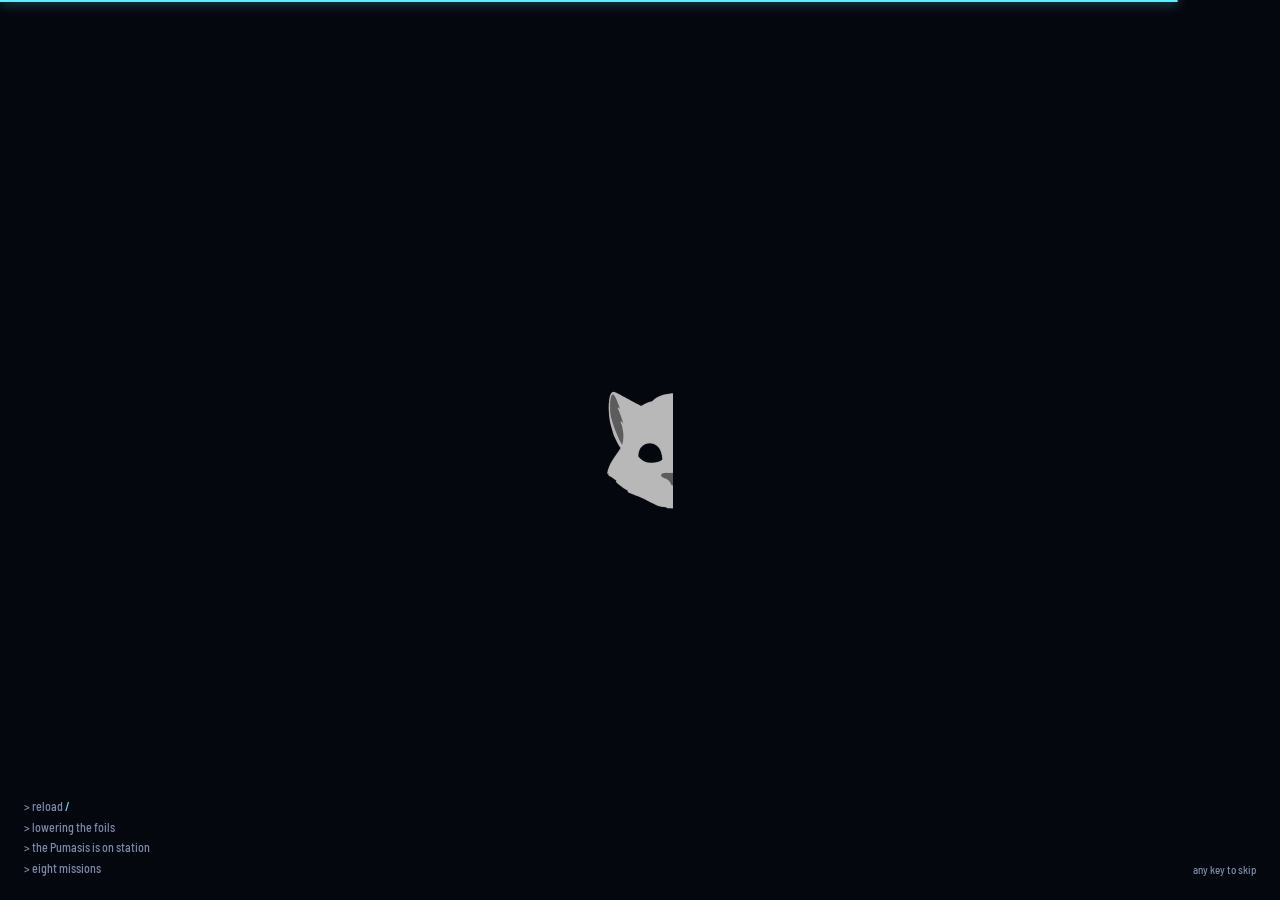
<file: index.html>
<!DOCTYPE html>
<!-- Copyright 2026 Matthew "Shan" Romanek. All rights reserved. -->
<html lang="en" dir="ltr">
<head>
<meta charset="UTF-8">
<meta name="viewport" content="width=device-width, initial-scale=1.0, viewport-fit=cover">
<title>PDF Pumasis</title>
<meta name="description" content="Command a Pumacity Defense Force hydrofoil against the Wolf Empire's navy: 76mm gun, Harpoons, chaff and eight missions off Pumacity's coast. A remake of PHM Pegasus, the 1987 Commodore 64 classic.">
<meta name="theme-color" content="#05070f">
<meta name="color-scheme" content="dark">
<meta name="referrer" content="no-referrer">
<meta property="og:title" content="PDF Pumasis">
<meta property="og:description" content="Command a Pumacity Defense Force hydrofoil against the Wolf Empire's navy: 76mm gun, Harpoons, chaff and eight missions off Pumacity's coast. A remake of PHM Pegasus, the 1987 Commodore 64 classic.">
<meta property="og:type" content="website">
<meta property="og:image" content="https://greykit.com/games/pdfpumasis/og.png">
<meta property="og:image:width" content="1200">
<meta property="og:image:height" content="630">
<meta property="og:image:alt" content="PDF Pumasis: a hydrofoil up on her foils at dusk, a Wolf missile boat in her sights.">
<meta property="og:url" content="https://greykit.com/games/pdfpumasis/">
<meta name="twitter:card" content="summary_large_image">
<meta name="twitter:title" content="PDF Pumasis">
<meta name="twitter:description" content="Command a Pumacity Defense Force hydrofoil against the Wolf Empire's navy: a remake of PHM Pegasus, the 1987 Commodore 64 classic.">
<meta name="twitter:image" content="https://greykit.com/games/pdfpumasis/og.png">
<meta name="twitter:image:alt" content="PDF Pumasis: a hydrofoil up on her foils at dusk, a Wolf missile boat in her sights.">
<link rel="manifest" href="manifest.webmanifest">
<link rel="apple-touch-icon" href="apple-touch-icon.png">
<link rel="icon" type="image/svg+xml" href="icon.svg">
<link rel="icon" type="image/png" sizes="32x32" href="favicon-32x32.png">
<link rel="icon" type="image/png" sizes="16x16" href="favicon-16x16.png">
<link rel="icon" href="favicon.ico" sizes="16x16 32x32 48x48">
<link rel="stylesheet" href="css/gk-tokens.css?v=7c37e1f9">
<link rel="stylesheet" href="css/pdfpumasis.css?v=6d860857">
</head>
<body>
<div id="game" hidden>
  <div id="stage"><canvas id="screen" width="640" height="360" aria-label="PDF Pumasis: the bridge"></canvas></div>
  <div id="hud"></div>
  <div id="corner">
    <button id="pausebtn" aria-label="Pause" title="Pause (P)"><svg viewBox="0 0 16 16" width="16" height="16" aria-hidden="true"><rect x="4" y="3" width="3" height="10" fill="currentColor"/><rect x="9" y="3" width="3" height="10" fill="currentColor"/></svg></button>
    <button id="helpbtn" aria-label="Help and keys" title="Help and keys (?)"><svg viewBox="0 0 16 16" width="16" height="16" aria-hidden="true"><path d="M5.6 5.8a2.5 2.5 0 1 1 3.4 2.3c-.7.3-1 .8-1 1.5v.6" fill="none" stroke="currentColor" stroke-width="1.6" stroke-linecap="round"/><rect x="7.2" y="11.4" width="1.6" height="1.6" fill="currentColor"/></svg></button>
    <button id="snd" aria-label="Sound" aria-pressed="true" title="Sound (M)"><svg viewBox="0 0 16 16" width="16" height="16" aria-hidden="true"><path d="M2 6h3l4-3v10l-4-3H2z" fill="currentColor"/><path class="on" d="M11 5.5c1.2 1.4 1.2 3.6 0 5M12.8 3.8c2.1 2.4 2.1 6 0 8.4" stroke="currentColor" stroke-width="1.4" fill="none"/><path class="off" d="M11 5.5l4 5M15 5.5l-4 5" stroke="currentColor" stroke-width="1.4"/></svg></button>
  </div>
  <div id="live" class="sr" aria-live="polite"></div>
  <div id="alert" class="sr" aria-live="assertive"></div>
</div>
<div id="title" hidden></div>
<div id="small" role="dialog" aria-labelledby="small-h">
  <img class="px" src="icon.svg" width="96" height="96" alt="">
  <h1 id="small-h">PDF Pumasis is built for a desktop</h1>
  <p>A bridge, a radar and a 76mm gun need a keyboard, or a gamepad, and a bigger screen than this. Come back on a computer.</p>
  <p class="gk-credit">Built by <a href="https://greykit.com/" target="_blank" rel="noopener">greykit.com</a></p>
</div>
<script src="js/gk-title.js?v=6080c669"></script>
<script src="js/util.js?v=c2282303"></script>
<script src="js/engine/const.js?v=74290f40"></script>
<script src="js/engine/coast.js?v=3437e3a6"></script>
<script src="js/engine/boats.js?v=179adc08"></script>
<script src="js/engine/weapons.js?v=2a796ad7"></script>
<script src="js/engine/ai.js?v=d08176c9"></script>
<script src="js/engine/missions.js?v=e7b21b9f"></script>
<script src="js/engine/world.js?v=cd344bc8"></script>
<script src="js/engine/bot.js?v=c4229112"></script>
<script src="js/art/kit.js?v=ac0df10c"></script>
<script src="js/art/model.js?v=0aaba46c"></script>
<script src="js/art/ships.js?v=54efe2ec"></script>
<script src="js/art/puma.js?v=e49c2064"></script>
<script src="js/art/fx.js?v=be1ec82f"></script>
<script src="js/art/view.js?v=e52ef9fa"></script>
<script src="js/art/panel.js?v=18ec40bc"></script>
<script src="js/art/opsmap.js?v=2e61e02f"></script>
<script src="js/store.js?v=ad8e29bf"></script>
<script src="js/input.js?v=c79f5493"></script>
<script src="js/sfx.js?v=800725e0"></script>
<script src="js/render.js?v=b394d081"></script>
<script src="js/hud.js?v=f32b1e79"></script>
<script src="js/screens.js?v=3dea5a86"></script>
<script src="js/main.js?v=1ad2b5ce"></script>
</body>
</html>
</file>
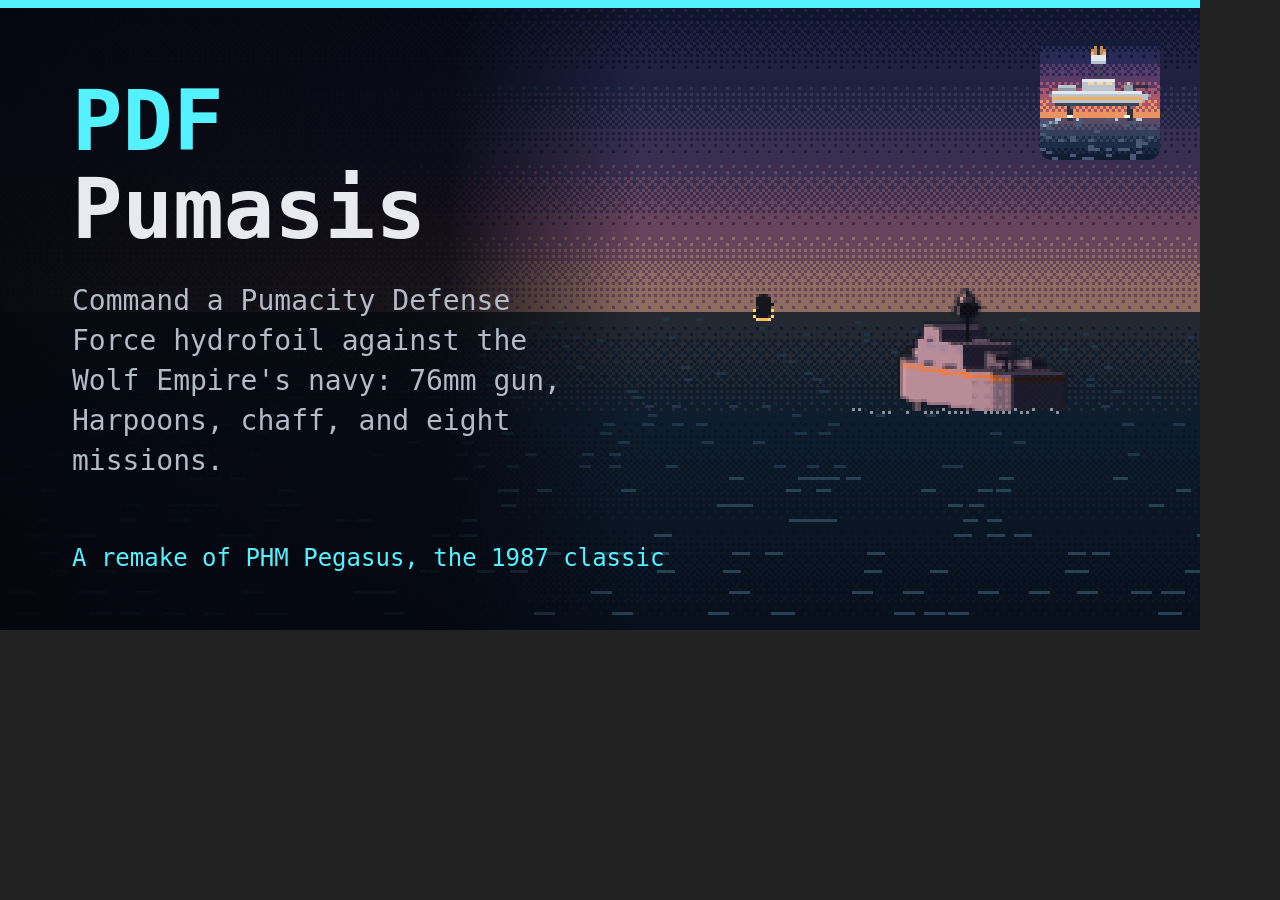
<file: tools/og.html>
<!DOCTYPE html>
<html lang="en">
<head>
<meta charset="UTF-8">
<title>og.png</title>
<!-- The share card (og.png, 1200x630), laid out as the family's are (a cyan
     rule, the wordmark with "PDF" in cyan, the description, a tagline, the
     icon top right) beside a view drawn by the game's own renderer: the
     Pumasis up on her foils at dusk, a Wolf boat burning ahead of her.
     Serve the repo over http, open tools/og.html, and save the canvas
     (window.ogPNG() is its data URL), or screenshot it headless at 1200x630:
       msedge --headless --hide-scrollbars --window-size=1200,630
              --screenshot=og.png http://127.0.0.1:8770/tools/og.html
     Not deployed. -->
<style>body{margin:0;background:#222;overflow:hidden}canvas{display:block}</style>
</head>
<body>
<canvas id="og" width="1200" height="630"></canvas>
<script>
const SRC = ["../js/util.js", "../js/engine/const.js", "../js/engine/coast.js", "../js/engine/boats.js", "../js/engine/weapons.js", "../js/engine/ai.js", "../js/engine/missions.js", "../js/engine/world.js",
  "../js/art/kit.js", "../js/art/model.js", "../js/art/ships.js", "../js/art/fx.js", "../js/art/view.js"];
(function next(i) { if (i === SRC.length) return main(); const e = document.createElement("script"); e.src = SRC[i] + "?t=" + Date.now(); e.onload = () => next(i + 1); document.head.appendChild(e); })(0);
</script>
<script>
function main() {
"use strict";
(() => {
  const K = PD.K, E = PD.Engine, V = PD.View, FX = PD.FX;
  PD.Render = { splashes: [] };
  const S = E.newMission(2, { seed: 11 });
  S.t = S.t0 = 18.45 * 3600;
  const m = S.me;
  Object.assign(m, { foil: "foil", spd: 44, hdg: 0.4, x: 80, y: 95 });
  /* a Wolf boat ahead, hit and burning */
  const foe = S.u.find(u => u.side === "wolf");
  Object.assign(foe, { x: m.x + PD.hx(m.hdg + 0.24) * 2.2, y: m.y + PD.hy(m.hdg + 0.24) * 2.2, hdg: 2.4, spd: 20 });
  S.u = [foe];
  FX.boom(foe.x, foe.y, 1); for (const p of FX.items) p.t = p.life * 0.3;
  for (let i = 0; i < 8; i++) FX.add({ k: "smoke", x: foe.x + (Math.random() - 0.5) * 0.01, y: foe.y, z: 8 + i * 6, r: 6 + i * 2, grow: 0, vz: 0, life: 99, dark: 0.9 });
  PD.ShipArt.budget = 99;
  const W = 400, H = 210, sc = K.mk(W, H), g0 = sc.getContext("2d");
  const back = 0.07, side = -0.42, ex = m.x - PD.hx(m.hdg) * back + PD.hx(m.hdg + Math.PI / 2) * back * side, ey = m.y - PD.hy(m.hdg) * back + PD.hy(m.hdg + Math.PI / 2) * back * side;
  V.draw(g0, { x: ex, y: ey, eyeH: 11, brg: m.hdg + 0.12, fov: 50 * PD.DEG, W, top: 0, bot: H, hz: 104, t: S.t, S, own: null, ownShip: m, now: 4000, aids: {} });
  const cv = document.getElementById("og"), g = cv.getContext("2d");
  g.imageSmoothingEnabled = false;
  g.drawImage(sc, 0, 0, 1200, 630);
  const sh = g.createLinearGradient(0, 0, 640, 0);
  sh.addColorStop(0, "rgba(5,7,15,.96)"); sh.addColorStop(0.7, "rgba(5,7,15,.86)"); sh.addColorStop(1, "rgba(5,7,15,0)");
  g.fillStyle = sh; g.fillRect(0, 0, 640, 630);
  g.fillStyle = "#54f2ff"; g.fillRect(0, 0, 1200, 8);
  const mono = 'Menlo, Consolas, "DejaVu Sans Mono", "Courier New", monospace';
  g.textBaseline = "alphabetic";
  g.font = `bold 84px ${mono}`;
  g.fillStyle = "#54f2ff"; g.fillText("PDF", 72, 150);
  g.fillStyle = "#e9e9f2"; g.fillText("Pumasis", 72, 238);
  g.font = `28px ${mono}`; g.fillStyle = "#b4bac6";
  const words = "Command a Pumacity Defense Force hydrofoil against the Wolf Empire's navy: 76mm gun, Harpoons, chaff, and eight missions.".split(" "), lines = [""];
  for (const w of words) { const t = lines[lines.length - 1] ? lines[lines.length - 1] + " " + w : w; if (g.measureText(t).width > 500) lines.push(w); else lines[lines.length - 1] = t; }
  lines.forEach((l, i) => g.fillText(l, 72, 310 + i * 40));
  g.font = `24px ${mono}`; g.fillStyle = "#54f2ff";
  g.fillText("A remake of PHM Pegasus, the 1987 classic", 72, 566);
  const img = new Image();
  img.onload = () => { g.drawImage(img, 1040, 40, 120, 120); window.ogReady = true; document.title = "ready"; };
  img.src = "../icon.svg?" + Date.now();
  window.ogPNG = () => cv.toDataURL("image/png");
})();
}
</script>
</body>
</html>
</file>
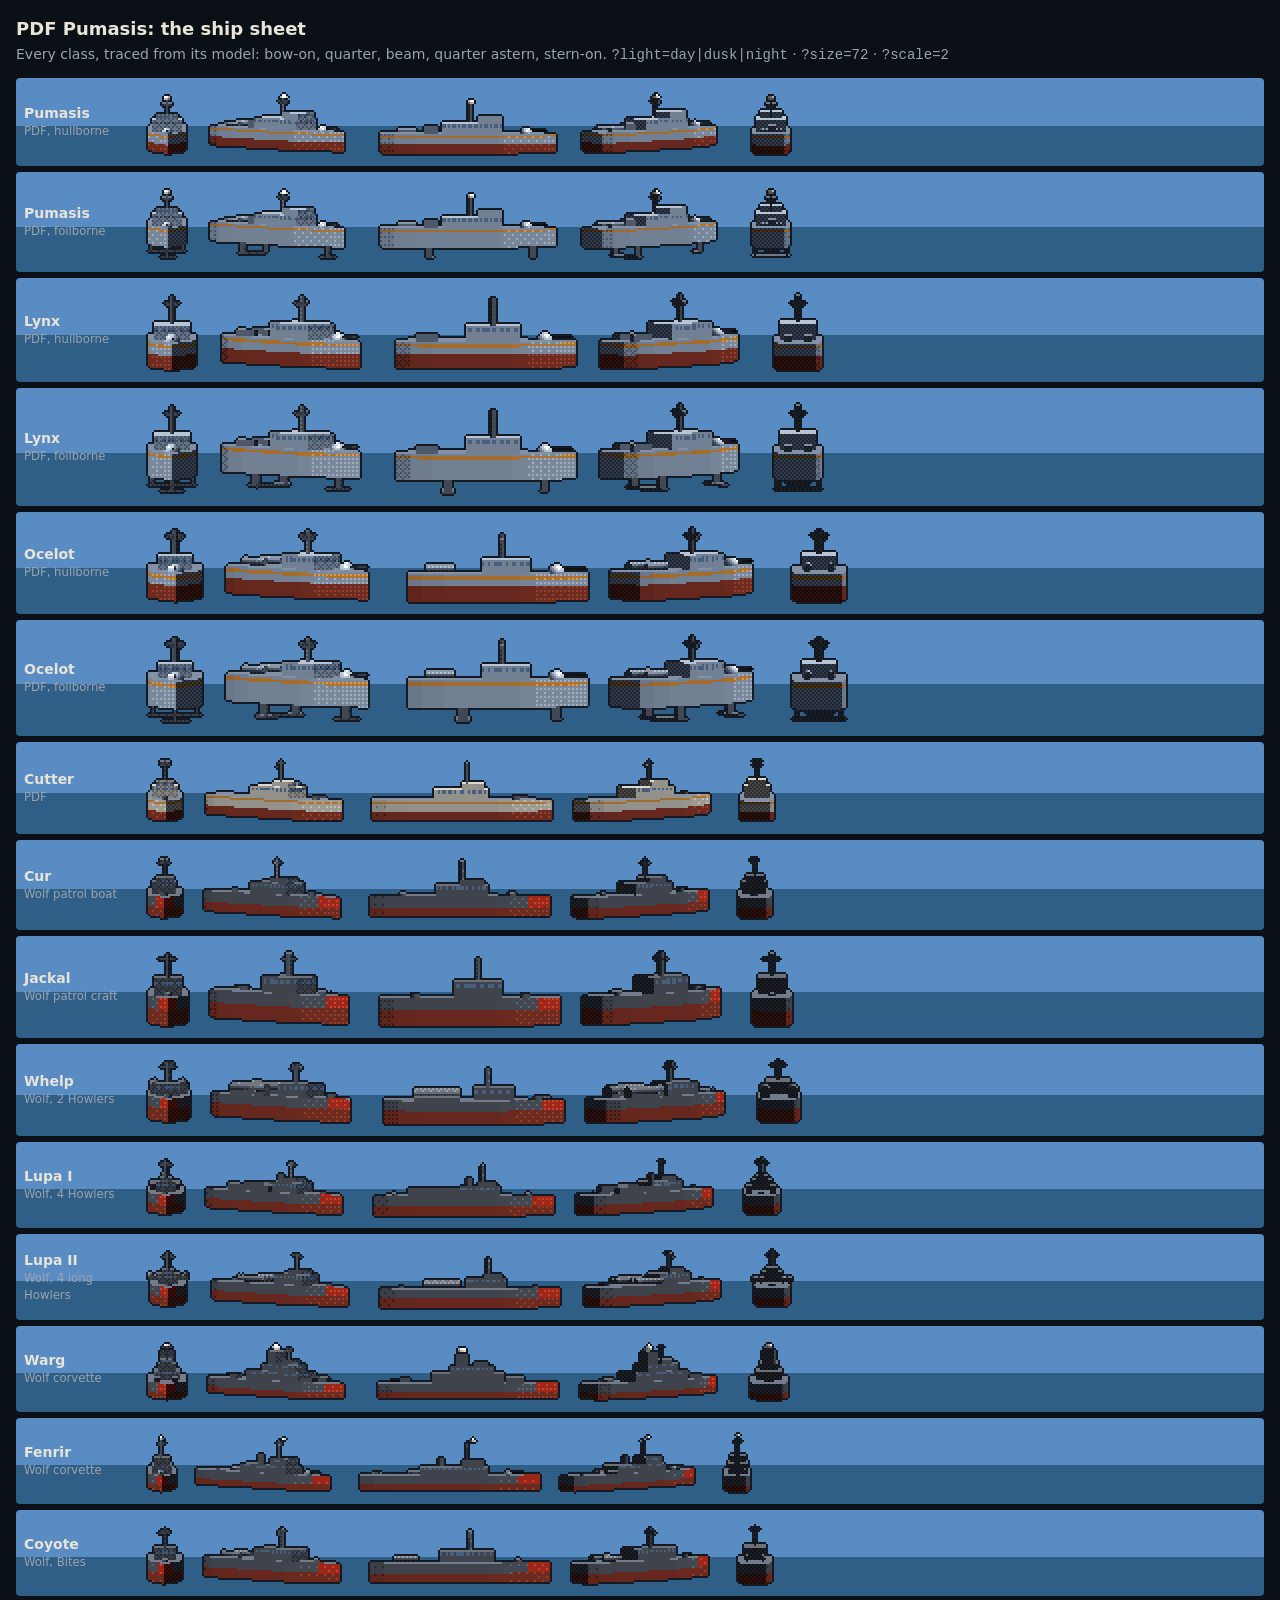
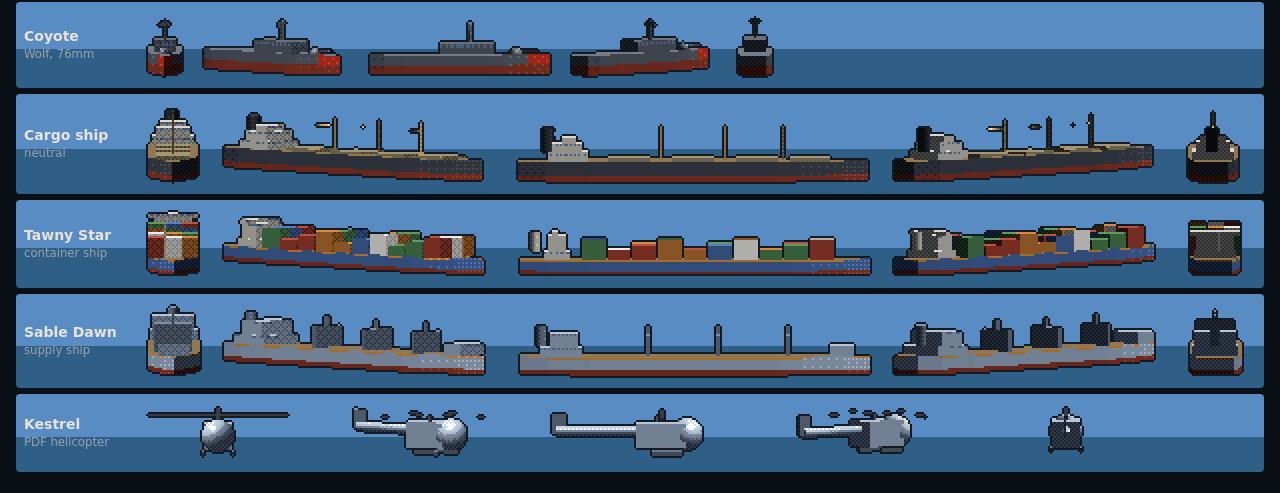
<file: tools/preview.html>
<!DOCTYPE html>
<html lang="en">
<head>
<meta charset="UTF-8">
<title>PDF Pumasis: the ship sheet</title>
<meta name="color-scheme" content="dark">
<style>
  body { margin: 0; background: #0b1017; color: #e9e4d8; font: 14px/1.4 "Segoe UI", system-ui, sans-serif; padding: 16px; }
  h1 { font-size: 18px; margin: 0 0 4px; } p { margin: 0 0 12px; color: #9aa3ad; }
  .row { display: flex; align-items: flex-end; gap: 10px; margin: 0 0 6px; padding: 8px; background: linear-gradient(#5a8cc4 0 55%, #2f5f86 55%); border-radius: 4px; flex-wrap: wrap; }
  .row.dusk { background: linear-gradient(#5a3a66 0 55%, #1f3448 55%); } .row.night { background: linear-gradient(#0a1228 0 55%, #08131f 55%); }
  .name { width: 110px; flex: none; align-self: center; font-weight: 600; } .name small { display: block; color: #9aa3ad; font-weight: 400; }
  canvas { image-rendering: pixelated; }
</style>
</head>
<body>
<h1>PDF Pumasis: the ship sheet</h1>
<p>Every class, traced from its model: bow-on, quarter, beam, quarter astern, stern-on. <code>?light=day|dusk|night</code> · <code>?size=72</code> · <code>?scale=2</code></p>
<div id="out"></div>
<script src="../js/util.js"></script>
<script src="../js/engine/const.js"></script>
<script src="../js/art/kit.js"></script>
<script src="../js/art/model.js"></script>
<script src="../js/art/ships.js"></script>
<script>
  const q = new URLSearchParams(location.search), light = q.get("light") || "day", size = +(q.get("size") || 90), scale = +(q.get("scale") || 2);
  const A = PD.ShipArt, out = document.getElementById("out");
  const LIST = [["pumasis", "Pumasis", "PDF, hullborne"], ["pumasis+", "Pumasis", "PDF, foilborne"], ["lynx", "Lynx", "PDF, hullborne"], ["lynx+", "Lynx", "PDF, foilborne"], ["ocelot", "Ocelot", "PDF, hullborne"], ["ocelot+", "Ocelot", "PDF, foilborne"],
    ["patrol", "Cutter", "PDF"], ["cur", "Cur", "Wolf patrol boat"], ["jackal", "Jackal", "Wolf patrol craft"], ["whelp", "Whelp", "Wolf, 2 Howlers"], ["lupa1", "Lupa I", "Wolf, 4 Howlers"], ["lupa2", "Lupa II", "Wolf, 4 long Howlers"],
    ["warg", "Warg", "Wolf corvette"], ["fenrir", "Fenrir", "Wolf corvette"], ["coyoteA", "Coyote", "Wolf, Bites"], ["coyoteB", "Coyote", "Wolf, 76mm"], ["cargo", "Cargo ship", "neutral"], ["star", "Tawny Star", "container ship"], ["supply", "Sable Dawn", "supply ship"], ["helo", "Kestrel", "PDF helicopter"]];
  let i = 0;
  function next() {
    if (i >= LIST.length) return;
    const [cls, n, note] = LIST[i++], row = document.createElement("div");
    row.className = "row " + light;
    row.innerHTML = `<div class="name">${n}<small>${note}</small></div>`;
    const big = ["cargo", "star", "supply"].includes(cls) ? size * 1.8 : size;
    for (const bin of [0, 4, 8, 12, 16]) {
      const c = A.sprite(cls, bin, A.sizeFor(big), light), o = document.createElement("canvas");
      o.width = c.width * scale; o.height = c.height * scale;
      const g = o.getContext("2d"); g.imageSmoothingEnabled = false; g.drawImage(c, 0, 0, o.width, o.height);
      row.appendChild(o);
    }
    out.appendChild(row);
    setTimeout(next, 0);
  }
  next();
</script>
</body>
</html>
</file>
<file: css/gk-tokens.css>
/* @gk-tokens-begin v0.1 -- greykit.games canon (games-meta STANDARD.md §4): the Tactical palette, PumaRally's (editor/render/palette.js). The copy of record is games-meta's canon/gk-tokens.css. */
:root{--bg:#05070f;--panel:#0a0e1a;--panel2:#0d1424;--line:#1b2540;--lit:#47609c;
  --text:#dbe4fb;--ink:#8b96b8;--dim:#7d8aa8;--accent:#54f2ff;--warn:#ffb000;--danger:#ff5266;
  --good:#4ade6a;--violet:#b47dff;--steel:#94a0c4;--blue:#4c8dff}
/* @gk-tokens-end */
</file>
<file: css/pdfpumasis.css>
/* PDF Pumasis -- the page around the play screen, and every screen with
 * words on it: flat dark panels over the sea, hairline edges, warm
 * off-white words in a condensed sans, the keys and the readings in it too
 * (tabular figures; only the clock is in the pixel face, which merges T and
 * the up arrow, S and 5, O and 0, so it never sets a key or a letter),
 * brass for what is ready and chosen, sonar green for good news, amber for
 * a warning, red-orange for danger. Where a control can be chosen as well as
 * focused, the focus is an off-white ring and only "chosen" is brass. The
 * stations themselves are pixel art (js/art/), and the port's papers are cut
 * from the same steel as the console: painted plate, a lip along the top,
 * rivets at the corners, lamps for what is on. The canon palette
 * (css/gk-tokens.css) still comes first, for the greykit.games boot; nothing
 * here gives a canon name another value (games-meta STANDARD.md §4). A
 * desktop game: small screens get a note. */
@font-face { font-family: "Barlow Semi Condensed"; font-weight: 500; font-display: swap; src: url(../fonts/barlow-semi-condensed-500.woff2) format("woff2"); }
@font-face { font-family: "Barlow Semi Condensed"; font-weight: 600; font-display: swap; src: url(../fonts/barlow-semi-condensed-600.woff2) format("woff2"); }
@font-face { font-family: "Barlow Semi Condensed"; font-weight: 700; font-display: swap; src: url(../fonts/barlow-semi-condensed-700.woff2) format("woff2"); }
@font-face { font-family: "Pixelify Sans"; font-weight: 400 700; font-display: swap; src: url(../fonts/pixelify-sans.woff2) format("woff2"); }
:root {
  --ui: "Barlow Semi Condensed", "Bahnschrift SemiCondensed", "Bahnschrift", "Arial Narrow", "Segoe UI", system-ui, sans-serif;
  --px: "Pixelify Sans", ui-monospace, monospace;
  --pd-bg: #070b12;                       /* the page behind everything */
  --pd-panel: rgba(12,18,27,.95);         /* a panel over the bay */
  --pd-hudpanel: rgba(10,15,23,.86);
  --pd-raise: #1b2330;                    /* a control at rest */
  --pd-raise2: #263142;                   /* a control under the cursor */
  --pd-hair: rgba(233,228,216,.10);
  --pd-line: rgba(233,228,216,.18);
  --pd-text: #ece7dc;                     /* 14.6:1 on the panel */
  --pd-muted: #aab0b8;                    /* 7.9:1 */
  --pd-faint: #8d949d;                    /* 5.6:1 */
  --pd-yellow: #e6bd6a;                   /* brass: ready, chosen */
  --pd-yellow-hi: #f6d590;
  --pd-green: #7fe0a8;                    /* sonar green: good news */
  --pd-amber: #f0a43c;                    /* a warning */
  --pd-red: #e8573a;                      /* danger, as a fill or an edge */
  --pd-red-text: #ff9a80;                 /* danger as words, 7.4:1 */
  --pd-tawny: #e2ad6a;                    /* the puma */
  --pd-ink: #121821;
  /* the console's steel (js/art/panel.js), for the papers */
  --pd-steel: linear-gradient(180deg, rgba(28,36,48,.97) 0%, rgba(22,29,39,.97) 46%, rgba(16,22,30,.97) 100%);
  --pd-lip: #3a4656;
  --pd-edge: #2a3442;
  --pd-plate: #0d1219;
  --pd-plate-top: #2e3846;
  --pd-lamp-off: #232a33;
  --pd-rivets:
    radial-gradient(circle, #4a5668 0 1.2px, #05070a 1.6px 2.3px, transparent 2.6px) left 6px top 7px / 6px 6px no-repeat,
    radial-gradient(circle, #4a5668 0 1.2px, #05070a 1.6px 2.3px, transparent 2.6px) right 6px top 7px / 6px 6px no-repeat,
    radial-gradient(circle, #4a5668 0 1.2px, #05070a 1.6px 2.3px, transparent 2.6px) left 6px bottom 6px / 6px 6px no-repeat,
    radial-gradient(circle, #4a5668 0 1.2px, #05070a 1.6px 2.3px, transparent 2.6px) right 6px bottom 6px / 6px 6px no-repeat;
}
*, *::before, *::after { box-sizing: border-box; }
html, body { margin: 0; height: 100%; background: var(--pd-bg); color: var(--pd-text); font: 500 16px/1.45 var(--ui); }
body { overflow: hidden; -webkit-text-size-adjust: 100%; caret-color: var(--pd-yellow); -webkit-font-smoothing: antialiased; }
::selection { background: var(--pd-yellow); color: var(--pd-ink); }
[hidden] { display: none !important; }
img.px, .px { image-rendering: pixelated; image-rendering: crisp-edges; }
.sr { position: absolute; width: 1px; height: 1px; margin: -1px; overflow: hidden; clip: rect(0 0 0 0); white-space: nowrap; }
h1, h2, h3 { font-weight: 600; }
* { scrollbar-width: thin; scrollbar-color: rgba(233,228,216,.22) transparent; }

/* ---- controls: the pointer moves the focus, so the focused control is the only lit one ---- */
button { font: 600 16px/1.2 var(--ui); color: var(--pd-text); background: var(--pd-raise); border: 1px solid var(--pd-line); border-radius: 4px; cursor: pointer; padding: 8px 16px; text-align: inherit; transition: background-color .12s, border-color .12s, color .12s; }
button:focus { outline: none; background: var(--pd-raise2); border-color: var(--pd-text); box-shadow: 0 0 0 1px var(--pd-text); }
button:disabled { opacity: .45; cursor: default; }
button.primary { background: var(--pd-yellow); border-color: var(--pd-yellow); color: var(--pd-ink); }
button.primary:focus { background: var(--pd-yellow-hi); border-color: var(--pd-yellow-hi); box-shadow: 0 0 0 2px var(--pd-bg), 0 0 0 4px var(--pd-text); }
button.danger { background: transparent; border-color: rgba(232,87,58,.7); color: var(--pd-red-text); }
button.danger:focus { background: var(--pd-red); border-color: var(--pd-red); color: var(--pd-ink); box-shadow: none; }
button.pill { display: inline-flex; align-items: center; gap: 10px; background: transparent; color: var(--pd-muted); font-weight: 500; }
/* a lamp, as on the console: dark when off; lit brass, with its glint, when on */
button.pill::before, .diffs button[aria-pressed] b::before { content: ""; flex: none; width: 11px; height: 11px; border-radius: 50%; background: var(--pd-lamp-off); box-shadow: 0 0 0 1.5px #05070a, inset 0 1px 0 rgba(255,255,255,.06); }
button.pill.on::before, .diffs button.on b::before { background: radial-gradient(circle at 35% 35%, #fff 0 1px, var(--pd-yellow-hi) 1.6px, var(--pd-yellow) 4px); box-shadow: 0 0 0 1.5px #05070a; }
button.pill.on { color: var(--pd-text); border-color: rgba(230,189,106,.6); background: rgba(230,189,106,.1); }
/* the focus is a ring outside the control; the brass of "on" stays as it is */
button.pill:focus { color: var(--pd-text); background: var(--pd-raise2); border-color: var(--pd-line); box-shadow: 0 0 0 2px var(--pd-bg), 0 0 0 3.5px var(--pd-text); }
button.pill.on:focus { border-color: rgba(230,189,106,.6); background: rgba(230,189,106,.16); }
button.switch { min-width: 84px; }
/* a key cap: the sans, never the pixel face (which makes T an up arrow, Z a 2 and S a 5); the arrows drawn */
kbd { display: inline-block; min-width: 1.85em; padding: 3px 5px 2px; font: 600 13px/1 var(--ui); letter-spacing: .03em; text-align: center; color: var(--pd-text); border: 1px solid rgba(233,228,216,.3); border-bottom-width: 2px; border-radius: 3px; background: rgba(233,228,216,.07); }
kbd .kb-ar { display: block; margin: 0 auto; width: 10px; height: 13px; padding: 1.5px 0; }
kbd.pad { font-size: 12px; letter-spacing: .02em; color: var(--pd-yellow-hi); border-color: rgba(230,189,106,.45); }
kbd.pad .kb-ar { display: inline-block; vertical-align: -1px; height: 10px; padding: 0; margin-left: 2px; }
kbd.pad.face { min-width: 1.6em; border-radius: 999px; }
.kb-plus { margin: 0 2px; color: var(--pd-faint); }
a, body .gk-credit a { color: var(--pd-yellow-hi); text-decoration: underline; text-decoration-thickness: 1px; text-underline-offset: 3px; }
a:focus-visible { outline: 2px solid var(--pd-yellow); outline-offset: 2px; border-radius: 2px; }
input { font: 500 18px var(--ui); color: var(--pd-text); background: var(--pd-bg); border: 1px solid var(--pd-line); border-radius: 4px; padding: 8px 10px; min-width: 0; width: 220px; }
input:focus { outline: none; border-color: var(--pd-yellow); }
input::placeholder { color: var(--pd-faint); }

/* ---- a sheet: a panel over the dimmed bay or title ---- */
.pd-sheet { z-index: 50; }
.pd-sheet.full { position: fixed; inset: 0; display: grid; place-items: center; padding: 32px; background: rgba(6,10,16,.76); }
/* a sheet is a plate of the console's steel: the lip along the top, a dark line under it, rivets at the corners */
.sh-box, .pd-win { position: relative; display: flex; flex-direction: column; background: var(--pd-rivets), var(--pd-steel); border: 1px solid var(--pd-edge); border-top: 2px solid var(--pd-lip); border-radius: 3px; box-shadow: 0 24px 70px rgba(0,0,0,.55), inset 0 1px 0 #0a0e14; overflow: hidden; }
.sh-box { width: min(820px, 100%); max-height: calc(100vh - 64px); }
/* more below: the foot fades while the body has further to scroll */
.sh-box::after, .pd-win::after { content: ""; position: absolute; left: 0; right: 0; bottom: 0; height: 56px; pointer-events: none; opacity: 0; transition: opacity .2s; background: linear-gradient(rgba(16,22,30,0), rgba(16,22,30,.96) 85%); }
.sh-box.more::after, .pd-win.more::after { opacity: 1; }
.pd-sheet.wide .sh-box { width: min(1080px, 100%); }
.pd-sheet.tabbed .sh-box { height: min(600px, calc(100vh - 64px)); }
.sh-head { flex: none; display: flex; align-items: center; gap: 10px; padding: 16px 20px 14px 24px; border-bottom: 1px solid #0a0e14; box-shadow: 0 1px 0 rgba(233,228,216,.06); }
.sh-head h2 { flex: 1; margin: 0; font-size: 26px; line-height: 1.1; white-space: nowrap; overflow: hidden; text-overflow: ellipsis; }
.sh-head button { display: inline-flex; align-items: center; gap: 7px; background: transparent; border-color: transparent; color: var(--pd-muted); font-size: 15px; padding: 6px 10px; }
.sh-head .ic { display: block; flex: none; }
.sh-head button:focus { color: var(--pd-text); background: var(--pd-raise); border-color: var(--pd-line); box-shadow: none; }
.sh-tabs { flex: none; display: flex; flex-wrap: wrap; gap: 0 22px; padding: 0 24px; border-bottom: 1px solid var(--pd-hair); }
.sh-tabs button { background: transparent; border: 0; border-bottom: 2px solid transparent; border-radius: 0; padding: 12px 0 10px; color: var(--pd-muted); font-weight: 600; letter-spacing: .02em; }
.sh-tabs button[aria-selected="true"] { color: var(--pd-text); border-bottom-color: var(--pd-yellow); }
.sh-tabs button:focus { color: var(--pd-text); background: transparent; box-shadow: none; border-bottom-color: var(--pd-yellow-hi); }
.sh-tabs button:focus-visible { outline: 1px solid var(--pd-text); outline-offset: 2px; }
.sh-body { flex: 1; min-height: 0; overflow-y: auto; padding: 22px 24px 26px; }
.sh-body:focus-visible { outline: none; box-shadow: inset 0 0 0 2px rgba(242,193,78,.45); }
.pd-pop, .pd-ask { position: fixed; inset: 0; display: grid; place-items: center; padding: 16px; z-index: 50; }
/* the pause menu stands on the left, the target and the TDC on the right left clear to study */
.pd-pop { justify-items: start; align-items: center; padding-left: clamp(24px, 4vw, 64px); background: linear-gradient(90deg, rgba(6,10,16,.7) 0%, rgba(6,10,16,.5) 30%, rgba(6,10,16,.1) 55%, rgba(6,10,16,0) 70%); }
.pd-ask { z-index: 70; background: rgba(6,10,16,.6); }
.pd-pop .pd-win { width: min(480px, 100%); }
.pd-ask .pd-win { width: min(520px, 100%); }
.pd-ask .sh-body { padding: 20px 24px 22px; }
/* here the pointer does not take the focus (Enter stays on Cancel), so it lights what it is over */
@media (hover: hover) {
  .pd-ask button:not(:focus):hover { background: var(--pd-raise2); border-color: var(--pd-text); }
  .pd-ask button.danger:not(:focus):hover { background: rgba(232,87,58,.16); border-color: var(--pd-red); }
}

/* ---- the words ---- */
.sh-body p { margin: 0 0 12px; max-width: 62ch; }
.sh-body p.lede { font-size: 18px; color: var(--pd-text); }
.sh-body h3 { margin: 26px 0 10px; font-size: 12px; font-weight: 600; letter-spacing: .14em; text-transform: uppercase; color: var(--pd-muted); }
/* a label engraved on the plate: the words, then a scored line to the edge */
.sh-body h3:not(.mname) { display: flex; align-items: center; gap: 12px; }
.sh-body h3:not(.mname)::after { content: ""; flex: 1; height: 1px; background: #0a0e14; box-shadow: 0 1px 0 rgba(233,228,216,.07); }
.sh-body h3:first-child { margin-top: 0; }
.sh-body b { font-weight: 600; color: var(--pd-text); }
.sh-body ol, .sh-body ul { margin: 0 0 12px; padding-left: 24px; }
.sh-body table { border-collapse: collapse; margin: 0 0 12px; }
.sh-body td, .sh-body th { padding: 6px 16px 6px 0; vertical-align: top; text-align: left; }
.sh-body th { font-size: 12px; letter-spacing: .12em; text-transform: uppercase; color: var(--pd-muted); font-weight: 600; }
.note, .gk-credit { color: var(--pd-muted); }
.meta { color: var(--pd-muted); margin: 6px 0 16px; font-size: 15px; }
.sh-body h3.mname { margin: 0; font-size: 24px; line-height: 1.15; letter-spacing: 0; text-transform: none; color: var(--pd-text); }
.sh-body h3.mname.big { font-size: 40px; line-height: 1.05; }
.sh-body h3.mname.ok { color: var(--pd-green); }
.sh-body h3.mname.danger { color: var(--pd-red-text); }
.sh-body h3.mname.dim { color: var(--pd-muted); }
.sh-body p.nextrank { margin: 0 0 16px; font-size: 15px; }
.sh-body p.placed { margin: 0 0 14px; font-size: 26px; font-weight: 700; line-height: 1.15; color: var(--pd-yellow); }
.row { display: flex; flex-wrap: wrap; gap: 8px; align-items: center; margin: 0 0 14px; }
.row.end { justify-content: flex-end; margin-top: 22px; }
.col { display: flex; flex-direction: column; gap: 6px; max-width: 420px; margin-bottom: 16px; }
.col button { text-align: left; }
.keys { line-height: 2; }
.keys > span { white-space: nowrap; }
.num { font-family: var(--ui); font-weight: 600; font-variant-numeric: tabular-nums; }
td.num, th.num { text-align: right; }
th.num { font-family: var(--ui); }
img.glyph { display: block; }

/* the pause menu: rows edge to edge, a key strip at the foot */
.pd-pop .sh-head { border-bottom: 0; padding: 22px 26px 0; }
.pd-pop .sh-head h2 { font-size: 40px; }
.pd-pop .sh-body { padding: 4px 0 0; overflow: visible; }
.pd-pop .sh-body h3.mname { padding: 0 26px; font-size: 19px; }
.pd-pop .meta { padding: 0 26px; margin: 4px 0 16px; }
.pd-pop .col { max-width: none; gap: 0; margin: 0; padding: 8px 0; border-top: 1px solid var(--pd-hair); }
.pd-pop .col button { position: relative; display: flex; align-items: center; justify-content: space-between; height: 46px; padding: 0 26px; border: 0; border-radius: 0; background: transparent; font-weight: 500; font-size: 19px; color: rgba(236,231,220,.86); }
.pd-pop .col button:focus { color: #fffaf0; font-weight: 600; background: linear-gradient(90deg, rgba(242,193,78,.22), rgba(242,193,78,.05) 75%, rgba(242,193,78,0)); box-shadow: none; }
.pd-pop .col button:focus::after { content: ""; border-left: 9px solid var(--pd-yellow); border-top: 7px solid transparent; border-bottom: 7px solid transparent; margin-left: 12px; }
.pd-pop .keys { margin: 0; padding: 12px 26px 14px; background: rgba(0,0,0,.18); border-top: 1px solid var(--pd-hair); font-size: 14px; line-height: 1.9; color: var(--pd-muted); max-width: none; }
.pd-pop .keys.legend { display: grid; grid-template-columns: max-content 1fr max-content 1fr; gap: 7px 12px; align-items: center; line-height: 1.2; }
.pd-pop .keys.legend .k { display: flex; align-items: center; gap: 4px; justify-self: end; white-space: nowrap; }
.kb-to { color: var(--pd-faint); }

/* ---- the title: the bay behind, the name, the menu in a panel ---- */
.pd-title { position: fixed; inset: 0; overflow: hidden; background: #1a2238; }
.pd-scene { position: absolute; inset: 0; width: 100%; height: 100%; image-rendering: pixelated; image-rendering: crisp-edges; }
.pd-shade { position: absolute; inset: 0; pointer-events: none;
  background: linear-gradient(90deg, rgba(6,10,16,.86) 0%, rgba(6,10,16,.6) 32%, rgba(6,10,16,.08) 60%, rgba(6,10,16,0) 72%), radial-gradient(ellipse 80% 90% at 60% 45%, rgba(0,0,0,0) 55%, rgba(6,12,28,.45) 100%); }
.pd-title main { position: relative; height: 100%; width: min(680px, 100%); display: flex; flex-direction: column; justify-content: center; padding: 32px 0 64px clamp(32px, 7vw, 120px); }
.pd-mark { margin: 0; font: 700 clamp(56px, 6.6vw, 96px)/.88 var(--ui); text-transform: uppercase; letter-spacing: .01em; color: var(--pd-text); text-shadow: 0 4px 28px rgba(0,0,0,.5); }
.pd-mark > span { display: block; }
.pd-mark .puma { color: var(--pd-tawny); }
.pd-mark .svc { letter-spacing: .06em; }
.pd-sub > span { white-space: nowrap; }
.pd-sub { margin: 16px 0 30px; max-width: 440px; font-size: 14px; font-weight: 600; line-height: 1.6; letter-spacing: .2em; text-transform: uppercase; text-wrap: balance; color: var(--pd-muted); text-shadow: 0 1px 10px rgba(6,10,16,.9); }
.pd-menu { display: flex; flex-direction: column; width: min(460px, 100%); padding: 10px 0 8px; background: var(--pd-rivets), var(--pd-steel); border: 1px solid var(--pd-edge); border-top: 2px solid var(--pd-lip); border-radius: 3px; box-shadow: 0 18px 50px rgba(0,0,0,.45), inset 0 1px 0 #0a0e14; }
.pd-menu button { position: relative; display: flex; align-items: center; gap: 14px; width: 100%; height: 50px; padding: 0 22px; border: 0; border-radius: 0; background: transparent; font-size: 20px; font-weight: 500; color: rgba(236,231,220,.86); }
.pd-menu kbd { min-width: 26px; text-align: center; color: var(--pd-muted); }
.pd-menu .lbl { white-space: nowrap; }
.pd-menu .meta { margin: 0 0 0 auto; font-size: 15px; font-weight: 500; color: var(--pd-faint); white-space: nowrap; overflow: hidden; text-overflow: ellipsis; }
.pd-menu .dflt { color: var(--pd-text); font-weight: 600; }
.pd-menu button:focus { color: #fffaf0; font-weight: 600; background: linear-gradient(90deg, rgba(242,193,78,.22), rgba(242,193,78,.05) 75%, rgba(242,193,78,0)); box-shadow: none; }
.pd-menu button:focus::before { content: ""; position: absolute; left: 7px; top: 50%; margin-top: -6px; border-left: 7px solid var(--pd-yellow); border-top: 6px solid transparent; border-bottom: 6px solid transparent; }
.pd-menu button:focus kbd { color: var(--pd-text); border-color: var(--pd-yellow); }
.pd-menu button:focus .meta { color: var(--pd-muted); }
.pd-menu .util { display: flex; margin-top: 6px; padding-top: 6px; border-top: 1px solid var(--pd-hair); }
.pd-menu .util button { flex: 1; height: 44px; font-size: 16px; gap: 10px; padding: 0 18px; }
.pd-foot { position: absolute; left: clamp(32px, 7vw, 120px); bottom: 24px; font-size: 14px; }
/* a touch screen alone cannot sail her: said once, under the menu */
.pd-touch { display: none; margin: 14px 0 0; max-width: 460px; font-size: 15px; color: var(--pd-muted); text-shadow: 0 1px 10px rgba(6,10,16,.9); }
@media (hover: none) and (pointer: coarse) { .pd-touch { display: block; } }
.pd-print .pr { animation: pd-pr .32s cubic-bezier(.2,.8,.2,1) calc(var(--i) * 45ms) both; }
@keyframes pd-pr { from { opacity: 0; transform: translateX(-8px); } to { opacity: 1; transform: none; } }
@media (prefers-reduced-motion: reduce) { .pd-print .pr { animation: none; } }

/* ---- new game, the round's report, the end ---- */
.diffs { display: grid; grid-template-columns: repeat(3, minmax(0, 1fr)); gap: 12px; margin-bottom: 18px; }
.diffs.two { grid-template-columns: repeat(2, minmax(0, 1fr)); }
/* each card a small plate, as the console's: dark, lit along its top edge */
.diffs button { text-align: left; display: flex; flex-direction: column; gap: 6px; padding: 14px 16px 16px; border-radius: 2px; background: var(--pd-plate); border-color: #202834; border-top-color: var(--pd-plate-top); }
.diffs button b { font-size: 20px; display: flex; align-items: center; gap: 10px; }
.diffs button span { font-size: 15px; font-weight: 500; line-height: 1.38; color: var(--pd-muted); }
/* a card that is a choice: its lamp lit, and it stays lit when the focus moves on */
.diffs button.on { border-color: var(--pd-yellow); background: rgba(230,189,106,.1); box-shadow: inset 0 0 0 1px var(--pd-yellow); }
.diffs button.on:focus b::before { background: var(--pd-ink); box-shadow: 0 0 0 1.5px var(--pd-ink); }
/* one card lit, the one Enter takes: the yellow follows the focus; the last one flown is only tagged */
.diffs button:focus { background: var(--pd-yellow); border-color: var(--pd-yellow); box-shadow: 0 0 0 2px var(--pd-bg), 0 0 0 4px var(--pd-text); }
.diffs button:focus b, .diffs button:focus span { color: var(--pd-ink); }
.diffs button:focus kbd { color: var(--pd-ink); border-color: rgba(18,24,33,.35); background: transparent; }
.diffs .last { margin-left: auto; font: 600 12px/1 var(--ui); letter-spacing: .1em; text-transform: uppercase; color: var(--pd-muted); }
.diffs button:focus .last { color: rgba(18,24,33,.72); }
.sh-body p.closeby { margin: -8px 0 14px; font-size: 15px; color: var(--pd-text); }
.report { display: grid; grid-template-columns: minmax(0, 1fr) minmax(0, 1fr); gap: 36px; align-items: start; }
table.tally, table.scores, table.aids, table.keys { width: 100%; }
table.tally td { padding: 4px 0; border-top: 1px solid var(--pd-hair); }
table.tally tr.sum td { border-top: 1px solid var(--pd-line); padding-top: 8px; font-weight: 600; }
table.scores td { padding: 6px 12px 6px 0; border-top: 1px solid var(--pd-hair); }
table.scores tr.mine td { color: var(--pd-yellow); font-weight: 600; }
table.aids td, table.keys td { padding: 9px 16px 9px 0; border-top: 1px solid var(--pd-hair); }
table.aids td.act { text-align: right; white-space: nowrap; padding-right: 0; }
table.aids td .note { display: inline-block; margin-top: 2px; font-size: 14px; }
table.keys td { padding: 5px 16px 5px 0; }
table.keys td:first-child { color: var(--pd-muted); white-space: nowrap; }
table.enemy td { padding: 6px 18px 6px 0; vertical-align: middle; border-top: 1px solid var(--pd-hair); }
table.enemy tr:first-child td { border-top: 0; }
table.enemy td p { margin: 0; }
table.enemy td.figc { width: 128px; text-align: center; }
img.fig { display: inline-block; vertical-align: middle; }
.aid-list { margin: 8px 0 16px; }
.aid-list summary { cursor: pointer; color: var(--pd-muted); padding: 6px 0; font-weight: 600; }
.aid-list summary:focus-visible { outline: 2px solid var(--pd-yellow); outline-offset: 2px; border-radius: 2px; }

/* ---- the game ---- */
#game { position: fixed; inset: 0; background: #0b1018; }
#stage { position: absolute; left: 0; top: 0; }
#screen { position: absolute; inset: 0; width: 100%; height: 100%; image-rendering: pixelated; image-rendering: crisp-edges; }
#stage.scan::after { content: ""; position: absolute; inset: 0; pointer-events: none; background: repeating-linear-gradient(to bottom, rgba(0,0,0,0) 0, rgba(0,0,0,0) 2px, rgba(0,0,0,.2) 3px); }
#stage.hurt::before { content: ""; position: absolute; inset: 0; pointer-events: none; z-index: 1; background: radial-gradient(ellipse 75% 75% at 50% 50%, rgba(0,0,0,0) 60%, rgba(160,30,10,.38) 100%); animation: pd-hurt 1.1s ease-in-out infinite; }
@keyframes pd-hurt { 50% { opacity: .35; } }
@media (prefers-reduced-motion: reduce) { #stage.hurt::before { animation: none; } }

/* ---- the HUD: across the top the two views and the mission, the clock on the right with the time
 * compression and why it is held; the crew's reports over the console; the key strip along the foot.
 * The boat's own readings are on the console itself (js/art/panel.js). ---- */
#hud { position: fixed; inset: 0; pointer-events: none; z-index: 2; font: 500 15px/1.2 var(--ui); color: var(--pd-text); }
#hud .hp { position: absolute; background: var(--pd-hudpanel); border: 1px solid rgba(233,228,216,.08); border-radius: 6px; box-shadow: inset 0 1px 0 rgba(255,255,255,.035), 0 8px 22px rgba(0,0,0,.28); }
#hud .lbl { font-size: 12px; font-weight: 600; letter-spacing: .14em; text-transform: uppercase; color: rgba(236,231,220,.72); }
/* the views, and the mission's name */
#h-tabs { left: 12px; top: 8px; display: flex; align-items: center; gap: 2px; padding: 3px; pointer-events: auto; }
#h-tabs button { display: flex; align-items: center; gap: 8px; height: 30px; padding: 0 12px 0 8px; border: 0; border-radius: 4px; background: transparent; color: var(--pd-muted); font-size: 15px; font-weight: 600; }
#h-tabs button kbd { min-width: 20px; text-align: center; color: var(--pd-faint); }
#h-tabs button[aria-current="true"] { background: rgba(230,189,106,.14); color: var(--pd-text); box-shadow: inset 0 -2px 0 var(--pd-yellow); }
#h-tabs button[aria-current="true"] kbd { color: var(--pd-text); border-color: var(--pd-yellow); }
#h-tabs button:focus { box-shadow: none; }
#h-tabs button:focus-visible { outline: 2px solid var(--pd-yellow); outline-offset: 1px; }
#h-tabs .hm { padding: 0 10px 0 12px; border-left: 1px solid var(--pd-hair); margin-left: 4px; font-size: 15px; font-weight: 600; white-space: nowrap; }
#h-tabs .hm span { color: var(--pd-muted); font-weight: 500; }
#h-tabs .flag { margin-left: 8px; font: 600 11px/1 var(--ui); letter-spacing: .12em; text-transform: uppercase; padding: 3px 6px; border-radius: 3px; border: 1px solid var(--pd-yellow); color: var(--pd-text); }
/* the clock: now, when it ends, how long is left, and the time compression */
/* top right: pause, help and sound, then the clock */
#hud .h-right { position: absolute; right: 12px; top: 8px; display: flex; align-items: center; gap: 10px; }
#hud #h-clock { position: static; display: flex; align-items: center; gap: 14px; padding: 5px 12px; white-space: nowrap; }
.hc-time { font: 400 20px/1 var(--px); }
.hc-ends { font-size: 14px; color: var(--pd-muted); }
.hc-ends b { color: var(--pd-text); font-variant-numeric: tabular-nums; }
.hc-ends.low b { color: var(--pd-amber); }
.hc-tc { display: flex; align-items: baseline; gap: 8px; padding-left: 12px; border-left: 1px solid var(--pd-hair); }
.hc-tc b { font: 600 18px/1 var(--ui); font-variant-numeric: tabular-nums; color: var(--pd-yellow); }
.hc-tc.held b { color: var(--pd-amber); }
.hc-tc .why { font-size: 13px; color: var(--pd-amber); }
.hc-tc .why:empty { display: none; }
/* the crew's reports, over the console, and the key strip along the foot */
.h-low { position: absolute; left: 50%; bottom: 160px; transform: translateX(-50%); display: flex; flex-direction: column; align-items: center; gap: 6px; width: max-content; max-width: calc(100vw - 80px); }
.h-toasts { display: flex; flex-direction: column; align-items: center; gap: 6px; }
#hud .h-toasts .hp { position: static; display: flex; align-items: center; gap: 10px; padding: 5px 14px 5px 6px; font-size: 17px; font-weight: 600; }
#hud .h-toasts .hp img { width: 24px; height: 24px; image-rendering: pixelated; flex: none; }
#hud .h-toasts .hp .who { font-size: 11px; font-weight: 600; letter-spacing: .14em; text-transform: uppercase; color: var(--pd-faint); }
#hud .h-toast.red { color: #ffd7cc; background: rgba(140,36,18,.9); border-color: rgba(232,87,58,.6); }
#hud .h-toast.red .who { color: #ffb8a4; }
#hud .h-toast.green { color: #d6f5e2; }
#hud .h-toast.amber { color: #ffd9a0; }
#hud .h-hint { left: 50%; bottom: 2px; transform: translateX(-50%); display: flex; flex-wrap: nowrap; justify-content: center; align-items: center; gap: 4px 6px; padding: 3px 12px; font-size: 13px; color: rgba(236,231,220,.78); white-space: nowrap; max-width: calc(100vw - 16px); overflow: hidden; border-radius: 4px; }
#hud .h-hint kbd { padding: 2px 4px 1px; font-size: 12px; min-width: 1.6em; }
#hud .h-hint .sep { display: inline-block; width: 1px; height: 14px; background: var(--pd-hair); margin: 0 6px; }
#hud .h-hint .hl { font-size: 11px; font-weight: 600; letter-spacing: .14em; text-transform: uppercase; color: var(--pd-yellow); }
#hud .h-hint .more { color: var(--pd-faint); }
#hud .h-hint .more kbd { color: var(--pd-muted); }
#hud .h-hint.danger { color: #ffd7cc; background: rgba(110,28,14,.92); border-color: rgba(232,87,58,.7); }
#hud .h-hint.danger .hl { color: #ffd7cc; }
#hud .h-hint.danger kbd { border-color: rgba(255,215,204,.45); background: rgba(255,215,204,.08); }
#hud .h-end { left: 50%; top: 30%; transform: translate(-50%, -50%); padding: 16px 32px 18px; text-align: center; display: flex; flex-direction: column; gap: 6px; }
#hud .h-end b { font-size: 44px; font-weight: 700; line-height: 1.05; }
#hud .h-end[data-tone="ok"] b { color: var(--pd-green); }
#hud .h-end[data-tone="danger"] { border-color: rgba(232,87,58,.55); }
#hud .h-end[data-tone="danger"] b { color: var(--pd-red-text); }
#hud .h-end span { color: var(--pd-muted); }
.h-flash { position: absolute; inset: 0; opacity: 0; background: radial-gradient(ellipse 70% 70% at 50% 50%, rgba(0,0,0,0) 45%, rgba(255,70,30,.35) 100%); }
.h-flash.on { animation: pd-flash .4s ease-out; }
@keyframes pd-flash { from { opacity: 1; } to { opacity: 0; } }
@media (prefers-reduced-motion: reduce) { .h-flash.on { animation: none; } }

/* the pause, help and sound buttons, left of the clock (js/hud.js puts them there) */
#corner { display: flex; gap: 6px; pointer-events: auto; }
#corner button { width: 32px; height: 32px; padding: 0; display: grid; place-items: center; background: rgba(16,22,32,.86); color: #e9e4d8; border: 1px solid rgba(233,228,216,.12); border-radius: 6px; }
@media (hover: hover) { #corner button:hover { background: rgba(38,49,66,.92); color: #fff; } }
#corner button:focus { background: rgba(16,22,32,.86); color: #e9e4d8; box-shadow: none; border-color: rgba(233,228,216,.12); }
#corner button:focus-visible { outline: 2px solid var(--pd-yellow); outline-offset: 2px; }
@media (max-width: 1100px) { #h-tabs .hm span { display: none; } }
@media (max-width: 960px) { #h-tabs .hm { display: none; } }
#snd .off, #snd.muted .on { display: none; }
#snd.muted .off { display: inline; }
#snd.muted { color: var(--pd-faint); }

/* ---- a phone, or a window too small: a note instead of the game ---- */
#small { display: none; position: fixed; inset: 0; z-index: 2147483600; background: var(--pd-bg); flex-direction: column; align-items: center; justify-content: center; gap: 14px; padding: 24px; text-align: center; }
#small h1 { margin: 8px 0 0; font-size: 22px; line-height: 1.25; max-width: 22ch; }
#small p { margin: 0; max-width: 34ch; color: var(--pd-muted); }
@media (max-width: 759px), (max-height: 479px) {
  #small { display: flex; }
  #game, #title, #corner, .gk-boot, .pd-sheet, .pd-ask { display: none !important; }
}
@media (max-width: 1100px) { .diffs { grid-template-columns: repeat(2, minmax(0, 1fr)); } .report { grid-template-columns: 1fr; } }

/* ---- the puma's crest, on the port's papers ---- */
img.crest { display: block; width: 48px; height: 48px; image-rendering: pixelated; flex: none; }
.cap { display: flex; align-items: center; gap: 14px; margin-bottom: 4px; }
.cap h3.mname { margin: 0; }
/* a win: the crest stamped on the signal */
.cap.stamp img.crest { animation: pd-stamp .55s cubic-bezier(.2,.9,.25,1.25) .2s both; }
@keyframes pd-stamp { from { opacity: 0; transform: scale(1.9) rotate(-16deg); filter: blur(2px); } 60% { opacity: 1; filter: none; } to { opacity: 1; transform: none; } }
@media (prefers-reduced-motion: reduce) { .cap.stamp img.crest { animation: none; } }
.sh-body p.tip { margin: 0 0 14px; padding: 10px 14px; font-size: 16px; background: var(--pd-plate); border: 1px solid #202834; border-top-color: var(--pd-plate-top); border-radius: 2px; }
.sh-body p.tip b { color: var(--pd-yellow-hi); }
/* the papers' chart of the waters */
figure.chart { margin: 18px 0 0; }
figure.chart img { display: block; max-width: 100%; height: auto; border: 1px solid var(--pd-edge); border-top-color: var(--pd-lip); }
.sh-body p.honour { margin: 0 0 12px; font-size: 18px; font-weight: 600; color: var(--pd-green); }
/* the reality, folded to one line until it is wanted */
.real summary b { color: var(--pd-text); }
/* the angle on the bow, drawn */
figure.aob { margin: 4px 0 14px; display: flex; gap: 18px; align-items: center; }
figure.aob svg { flex: none; color: var(--pd-muted); }
figure.aob figcaption { color: var(--pd-muted); font-size: 15px; max-width: 40ch; }
</file>
